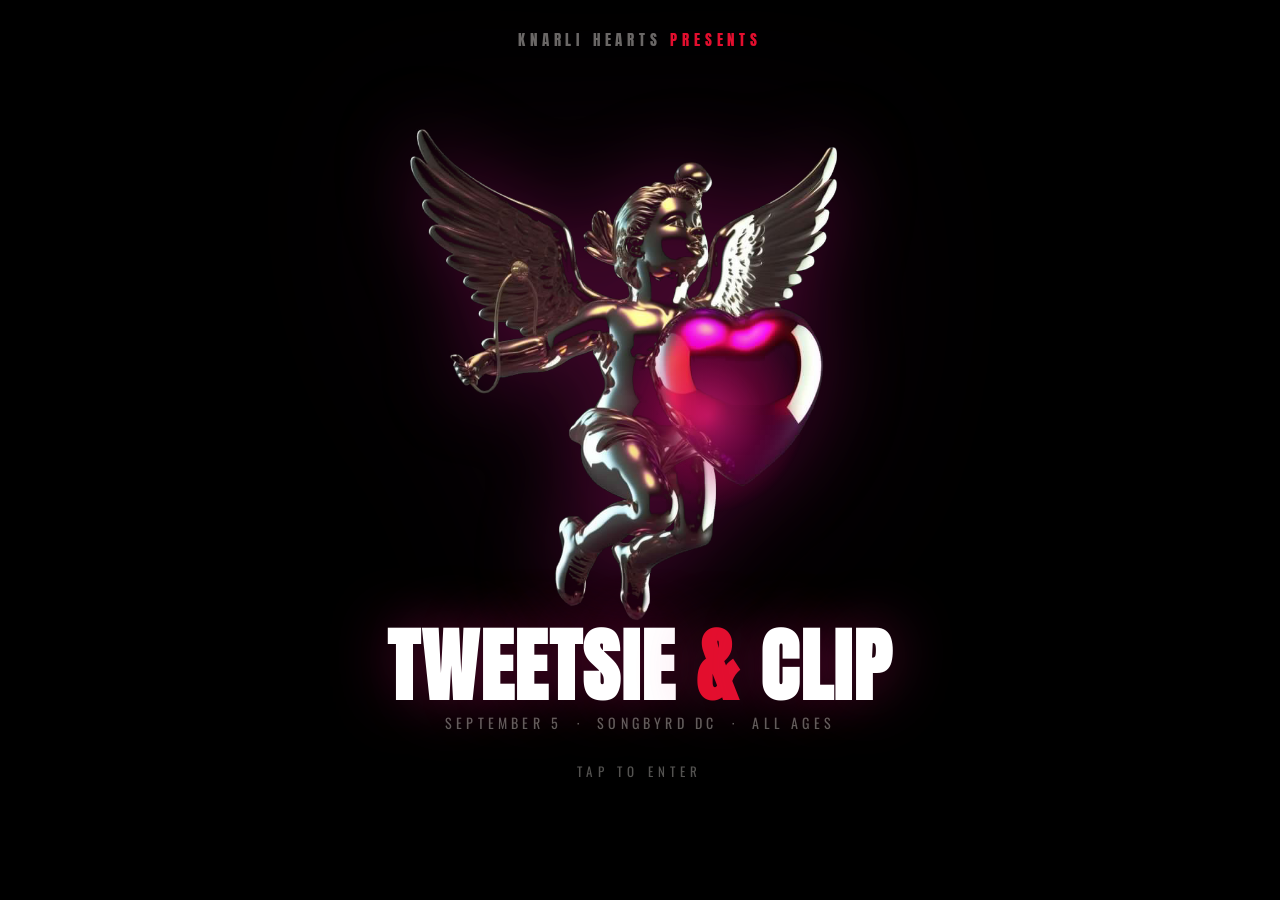
<file: gate-test/index.html>
<!DOCTYPE html>
<html lang="en">
<head>
<meta charset="UTF-8"/>
<meta name="viewport" content="width=device-width, initial-scale=1.0"/>
<title>Knarli Hearts Presents — Sept 5</title>
<link href="https://fonts.googleapis.com/css2?family=Anton&family=Oswald:wght@300;400;600&display=swap" rel="stylesheet">
<style>
  *{ box-sizing:border-box; margin:0; padding:0; }
  html,body{ width:100%; height:100%; overflow:hidden; background:#000; }

  /* ── GATE ── */
  .gate{
    position:fixed; inset:0; z-index:100;
    background:#000;
    display:flex; flex-direction:column;
    align-items:center; justify-content:center;
    cursor:pointer;
    -webkit-tap-highlight-color:transparent;
    transition: opacity .9s cubic-bezier(.4,0,1,1);
  }
  .gate.exit{ opacity:0; pointer-events:none; }

  /* Grain overlay */
  .gate::before{
    content:'';position:absolute;inset:0;pointer-events:none;
    opacity:.055; mix-blend-mode:overlay;
    background-image:url("data:image/svg+xml,%3Csvg xmlns='http://www.w3.org/2000/svg' width='120' height='120'%3E%3Cfilter id='n'%3E%3CfeTurbulence type='fractalNoise' baseFrequency='0.9' numOctaves='2' stitchTiles='stitch'/%3E%3C/filter%3E%3Crect width='100%25' height='100%25' filter='url(%23n)'/%3E%3C/svg%3E");
    animation:grain 1s steps(4) infinite;
  }
  @keyframes grain{
    0%,100%{transform:translate(0,0)}
    25%{transform:translate(-2%,1%)}
    50%{transform:translate(1%,-2%)}
    75%{transform:translate(-1%,2%)}
  }

  /* Top branding */
  .gate__brand{
    font-family:'Anton',sans-serif;
    font-size:clamp(11px,2vw,15px);
    letter-spacing:.32em; text-transform:uppercase;
    color:rgba(236,231,226,.45);
    position:absolute; top:28px; left:50%; transform:translateX(-50%);
    white-space:nowrap;
  }
  .gate__brand span{ color:#e30f2e; }

  /* Cupid image — floats */
  .gate__cupid-wrap{
    position:relative;
    width:min(520px, 88vw);
    animation: float 4.2s ease-in-out infinite;
    filter: drop-shadow(0 0 40px rgba(180,20,120,.35))
            drop-shadow(0 0 90px rgba(180,20,120,.15));
  }
  @keyframes float{
    0%,100%{ transform:translateY(0px) rotate(-.5deg); }
    50%    { transform:translateY(-22px) rotate(.5deg); }
  }
  .gate__cupid{
    width:100%; display:block;
  }

  /* Heart glow pulse on the image — overlay element */
  .gate__heart-glow{
    position:absolute;
    width:38%; padding-bottom:38%;
    top:38%; left:44%;
    border-radius:50%;
    background:radial-gradient(ellipse, rgba(220,30,120,.7) 0%, rgba(180,0,80,.3) 40%, transparent 70%);
    animation:heartbeat 1.6s ease-in-out infinite;
    pointer-events:none;
  }
  @keyframes heartbeat{
    0%,100%{ transform:scale(1);   opacity:.7; }
    25%    { transform:scale(1.18);opacity:1;  }
    40%    { transform:scale(.96); opacity:.7; }
    55%    { transform:scale(1.1); opacity:.9; }
  }

  /* Event info below cupid */
  .gate__event{
    text-align:center;
    margin-top:-8px;
    position:relative; z-index:2;
  }
  .gate__title{
    font-family:'Anton',sans-serif;
    font-size:clamp(38px,9vw,80px);
    line-height:.88; letter-spacing:.02em;
    color:#fff;
    text-shadow: 0 0 60px rgba(220,30,120,.4);
  }
  .gate__title .amp{ color:#e30f2e; }
  .gate__details{
    font-family:'Oswald',sans-serif;
    font-size:clamp(11px,1.8vw,14px);
    letter-spacing:.3em; text-transform:uppercase;
    color:rgba(236,231,226,.4);
    margin-top:10px;
  }

  /* CTA pulse */
  .gate__cta{
    font-family:'Oswald',sans-serif;
    font-size:clamp(10px,1.6vw,13px);
    letter-spacing:.4em; text-transform:uppercase;
    color:rgba(236,231,226,.35);
    margin-top:28px;
    animation:ctablink 2.2s ease-in-out infinite;
  }
  @keyframes ctablink{
    0%,100%{ opacity:.35; }
    50%    { opacity:.9;  }
  }

  /* ── SITE (hidden until gate exits) ── */
  .site{
    position:fixed; inset:0; z-index:1;
    opacity:0; transform:scale(1.04);
    transition: opacity .9s .15s ease, transform .9s .15s cubic-bezier(.16,1,.3,1);
    pointer-events:none;
    background:#060506;
    display:flex; align-items:center; justify-content:center;
  }
  .site.show{
    opacity:1; transform:scale(1);
    pointer-events:auto;
  }
  .site__msg{
    font-family:'Anton',sans-serif;
    font-size:clamp(28px,6vw,52px);
    letter-spacing:.06em; color:#ece7e2;
    text-align:center;
  }
  .site__msg span{ color:#e30f2e; }
</style>
</head>
<body>

<!-- GATE -->
<div class="gate" id="gate">
  <p class="gate__brand">Knarli Hearts <span>Presents</span></p>

  <div class="gate__cupid-wrap">
    <img src="cupid.png" alt="" class="gate__cupid"/>
    <div class="gate__heart-glow"></div>
  </div>

  <div class="gate__event">
    <h1 class="gate__title">TWEETSIE <span class="amp">&amp;</span> CLIP</h1>
    <p class="gate__details">September 5 &nbsp;·&nbsp; Songbyrd DC &nbsp;·&nbsp; All Ages</p>
  </div>

  <p class="gate__cta">Tap to Enter</p>
</div>

<!-- SITE (swap this iframe src with events/index.html when ready to integrate) -->
<div class="site" id="site">
  <p class="site__msg">YOU'RE IN.<br><span>Sept 5 · Songbyrd DC</span></p>
</div>

<script>
  const gate = document.getElementById('gate');
  const site = document.getElementById('site');
  let entered = false;

  function enter() {
    if (entered) return;
    entered = true;
    gate.classList.add('exit');
    site.classList.add('show');
    // When integrating: replace site div with actual page redirect
    // setTimeout(() => window.location.href = '../events/', 600);
  }

  gate.addEventListener('click', enter);
  gate.addEventListener('keydown', e => {
    if (e.key === 'Enter' || e.key === ' ') enter();
  });
</script>
</body>
</html>
</file>
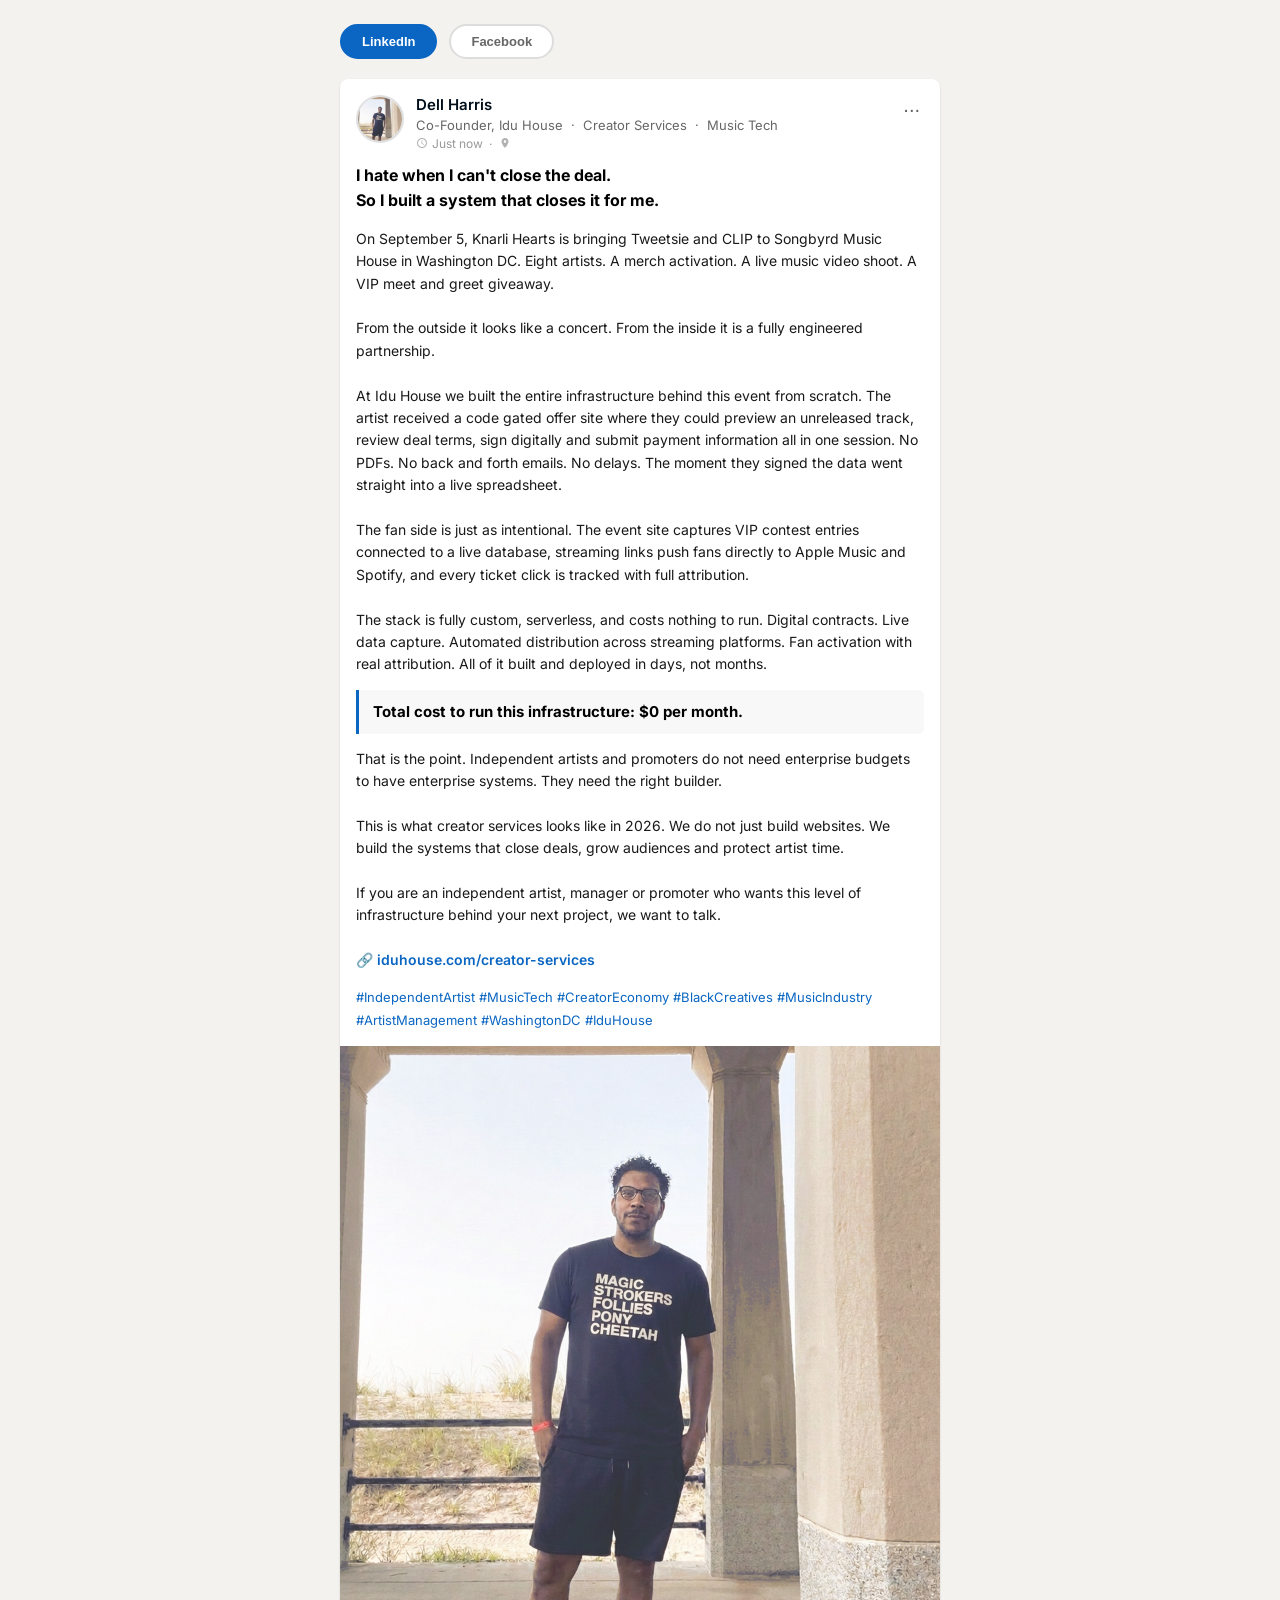
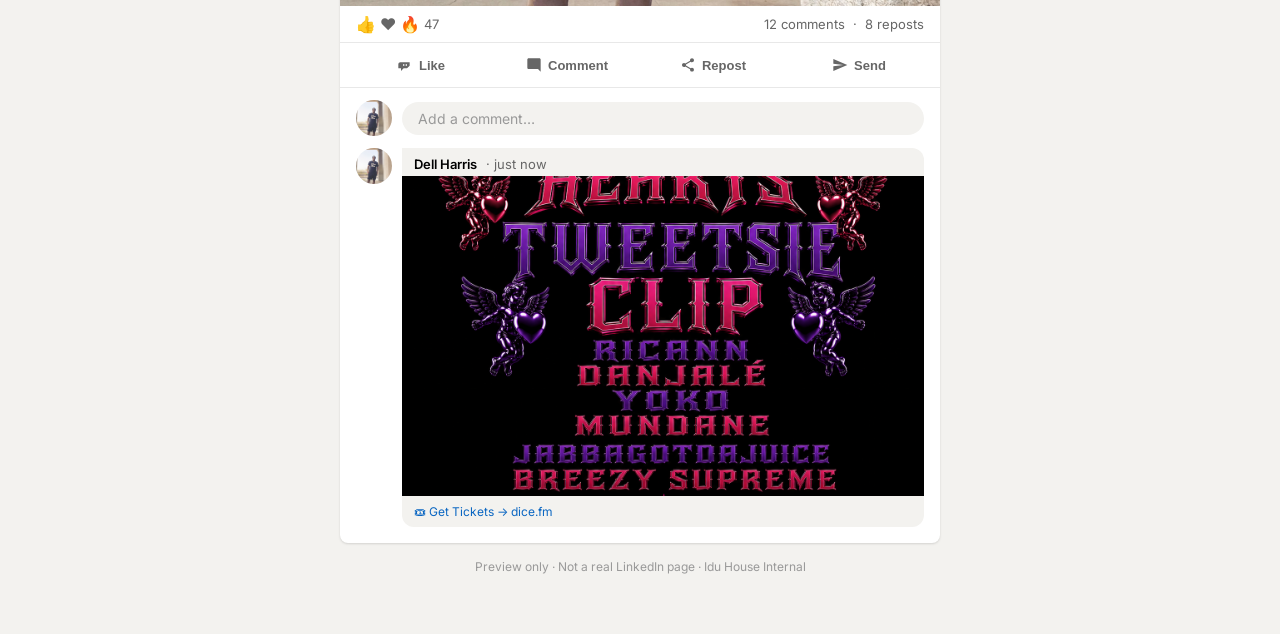
<file: linkedin-preview/index.html>
<!DOCTYPE html>
<html lang="en">
<head>
<meta charset="UTF-8"/>
<meta name="viewport" content="width=device-width, initial-scale=1.0"/>
<title>Dell Harris — LinkedIn Post Preview</title>
<link href="https://fonts.googleapis.com/css2?family=Inter:wght@300;400;500;600;700&display=swap" rel="stylesheet">
<style>
  *{ box-sizing:border-box; margin:0; padding:0; }
  body{
    background:#f3f2ef;
    font-family:'Inter',sans-serif;
    min-height:100vh;
    padding:24px 16px 60px;
  }

  /* ── PLATFORM BAR ── */
  .platform-bar{
    max-width:600px; margin:0 auto 20px;
    display:flex; gap:12px;
  }
  .platform-btn{
    padding:8px 20px; border-radius:50px; border:2px solid transparent;
    font-size:13px; font-weight:600; cursor:pointer;
    transition:all .2s;
  }
  .platform-btn.active-li{
    background:#0a66c2; color:#fff; border-color:#0a66c2;
  }
  .platform-btn.active-fb{
    background:#1877f2; color:#fff; border-color:#1877f2;
  }
  .platform-btn.inactive{
    background:#fff; color:#666; border-color:#ddd;
  }
  .platform-btn.inactive:hover{ border-color:#999; color:#333; }

  /* ── CARD ── */
  .card{
    max-width:600px; margin:0 auto;
    background:#fff;
    border-radius:8px;
    box-shadow:0 1px 3px rgba(0,0,0,.08), 0 1px 2px rgba(0,0,0,.06);
    overflow:hidden;
  }

  /* ── HEADER ── */
  .post-header{
    display:flex; align-items:flex-start; gap:12px;
    padding:16px 16px 0;
  }
  .avatar{
    width:48px; height:48px; border-radius:50%;
    object-fit:cover; flex-shrink:0;
    border:2px solid #e0e0e0;
  }
  .post-meta{ flex:1; }
  .post-name{
    font-size:15px; font-weight:600; color:#000e1a;
    line-height:1.3;
  }
  .post-title{
    font-size:13px; color:#666;
    line-height:1.4; margin-top:1px;
  }
  .post-time{
    font-size:12px; color:#999; margin-top:2px;
    display:flex; align-items:center; gap:4px;
  }
  .post-time svg{ opacity:.5; }
  .more-btn{
    background:none; border:none; cursor:pointer;
    color:#666; font-size:20px; line-height:1;
    padding:4px; flex-shrink:0;
  }

  /* ── BODY ── */
  .post-body{
    padding:12px 16px 14px;
    font-size:14px; color:#191919;
    line-height:1.6;
    white-space:pre-wrap;
  }
  .post-body .hook{
    font-size:16px; font-weight:700; color:#000;
    display:block; margin-bottom:14px;
  }
  .post-body .section-title{
    font-weight:700; display:block; margin-top:14px; margin-bottom:2px;
  }
  .post-body .hashtags{
    color:#0a66c2; margin-top:14px; display:block;
    font-size:13px; line-height:1.8;
  }
  .post-body .cta-link{
    color:#0a66c2; font-weight:600; text-decoration:none;
  }
  .post-body .stat-line{
    background:#f8f8f8; border-left:3px solid #0a66c2;
    padding:10px 14px; margin:14px 0;
    font-weight:700; font-size:15px; color:#000;
    border-radius:0 6px 6px 0;
  }

  /* ── POST IMAGE ── */
  .post-image{
    width:100%; display:block;
    object-fit:cover;
    max-height:560px;
    cursor:pointer;
  }

  /* ── REACTIONS ── */
  .reactions{
    padding:8px 16px;
    display:flex; justify-content:space-between; align-items:center;
    border-bottom:1px solid #e8e8e8;
  }
  .reaction-icons{ display:flex; align-items:center; gap:4px; font-size:13px; color:#666; }
  .reaction-emoji{ font-size:16px; }
  .reaction-count{ font-size:13px; color:#666; }
  .comment-count{ font-size:13px; color:#666; }

  /* ── ACTIONS ── */
  .post-actions{
    display:flex; padding:4px 8px;
    border-bottom:1px solid #e8e8e8;
  }
  .action-btn{
    flex:1; display:flex; align-items:center; justify-content:center;
    gap:6px; padding:10px 8px;
    background:none; border:none; cursor:pointer;
    font-size:13px; font-weight:600; color:#666;
    border-radius:4px; transition:background .15s;
  }
  .action-btn:hover{ background:#f3f2ef; color:#333; }
  .action-btn svg{ flex-shrink:0; }

  /* ── COMMENT BOX ── */
  .comment-area{
    padding:12px 16px;
    display:flex; gap:10px; align-items:center;
  }
  .comment-avatar{
    width:36px; height:36px; border-radius:50%;
    object-fit:cover; flex-shrink:0;
  }
  .comment-input{
    flex:1; background:#f3f2ef; border:none; border-radius:18px;
    padding:8px 16px; font-size:14px; color:#999;
    font-family:'Inter',sans-serif; cursor:text;
    outline:none;
  }

  /* ── FLYER COMMENT ── */
  .flyer-comment{
    padding:0 16px 16px;
    display:flex; gap:10px;
  }
  .flyer-avatar{
    width:36px; height:36px; border-radius:50%;
    object-fit:cover; flex-shrink:0; align-self:flex-start;
  }
  .flyer-bubble{
    flex:1; background:#f3f2ef;
    border-radius:0 12px 12px 12px;
    overflow:hidden;
  }
  .flyer-bubble-header{
    padding:8px 12px 4px;
    font-size:13px; font-weight:600; color:#000;
  }
  .flyer-bubble-header span{
    font-weight:400; color:#666; margin-left:6px;
  }
  .flyer-img{
    width:100%; display:block;
    max-height:320px; object-fit:cover;
  }
  .flyer-link{
    display:block; padding:8px 12px;
    font-size:12px; color:#0a66c2; text-decoration:none;
  }

  /* ── FB MODE ── */
  body.fb-mode{ background:#f0f2f5; }
  body.fb-mode .card{ border-radius:12px; }
  body.fb-mode .post-name{ color:#050505; }
  body.fb-mode .post-body .hashtags{ color:#1877f2; }
  body.fb-mode .post-body .cta-link{ color:#1877f2; }
  body.fb-mode .post-body .stat-line{ border-color:#1877f2; }
  body.fb-mode .action-btn:hover{ background:#e4e6eb; }
  body.fb-mode .comment-input{ background:#e4e6eb; }
  body.fb-mode .flyer-bubble{ background:#e4e6eb; }

  /* ── FOOTER ── */
  .preview-note{
    max-width:600px; margin:16px auto 0;
    font-size:12px; color:#999; text-align:center;
  }
</style>
</head>
<body>

<!-- Platform toggle -->
<div class="platform-bar">
  <button class="platform-btn active-li" id="liBtn" onclick="setMode('li')">LinkedIn</button>
  <button class="platform-btn inactive" id="fbBtn" onclick="setMode('fb')">Facebook</button>
</div>

<!-- Post card -->
<div class="card">

  <!-- Header -->
  <div class="post-header">
    <img src="dell.jpg" alt="Dell Harris" class="avatar"/>
    <div class="post-meta">
      <div class="post-name">Dell Harris</div>
      <div class="post-title">Co-Founder, Idu House &nbsp;·&nbsp; Creator Services &nbsp;·&nbsp; Music Tech</div>
      <div class="post-time">
        <svg width="12" height="12" viewBox="0 0 24 24" fill="#666"><path d="M12 2C6.48 2 2 6.48 2 12s4.48 10 10 10 10-4.48 10-10S17.52 2 12 2zm0 18c-4.41 0-8-3.59-8-8s3.59-8 8-8 8 3.59 8 8-3.59 8-8 8zm.5-13H11v6l5.25 3.15.75-1.23-4.5-2.67V7z"/></svg>
        Just now &nbsp;·&nbsp;
        <svg width="12" height="12" viewBox="0 0 24 24" fill="#666"><path d="M12 2C8.13 2 5 5.13 5 9c0 5.25 7 13 7 13s7-7.75 7-13c0-3.87-3.13-7-7-7zm0 9.5c-1.38 0-2.5-1.12-2.5-2.5s1.12-2.5 2.5-2.5 2.5 1.12 2.5 2.5-1.12 2.5-2.5 2.5z"/></svg>
      </div>
    </div>
    <button class="more-btn">···</button>
  </div>

  <!-- Post text -->
  <div class="post-body"><span class="hook">I hate when I can't close the deal.
So I built a system that closes it for me.</span>On September 5, Knarli Hearts is bringing Tweetsie and CLIP to Songbyrd Music House in Washington DC. Eight artists. A merch activation. A live music video shoot. A VIP meet and greet giveaway.

From the outside it looks like a concert. From the inside it is a fully engineered partnership.

At Idu House we built the entire infrastructure behind this event from scratch. The artist received a code gated offer site where they could preview an unreleased track, review deal terms, sign digitally and submit payment information all in one session. No PDFs. No back and forth emails. No delays. The moment they signed the data went straight into a live spreadsheet.

The fan side is just as intentional. The event site captures VIP contest entries connected to a live database, streaming links push fans directly to Apple Music and Spotify, and every ticket click is tracked with full attribution.

The stack is fully custom, serverless, and costs nothing to run. Digital contracts. Live data capture. Automated distribution across streaming platforms. Fan activation with real attribution. All of it built and deployed in days, not months.
<div class="stat-line">Total cost to run this infrastructure: $0 per month.</div>That is the point. Independent artists and promoters do not need enterprise budgets to have enterprise systems. They need the right builder.

This is what creator services looks like in 2026. We do not just build websites. We build the systems that close deals, grow audiences and protect artist time.

If you are an independent artist, manager or promoter who wants this level of infrastructure behind your next project, we want to talk.

🔗 <a href="https://www.iduhouse.com/creator-services" class="cta-link" target="_blank">iduhouse.com/creator-services</a>
<span class="hashtags">#IndependentArtist #MusicTech #CreatorEconomy #BlackCreatives #MusicIndustry #ArtistManagement #WashingtonDC #IduHouse</span></div>

  <!-- Post photo -->
  <img src="dell.jpg" alt="Dell Harris" class="post-image"/>

  <!-- Reactions -->
  <div class="reactions">
    <div class="reaction-icons">
      <span class="reaction-emoji">👍</span>
      <span class="reaction-emoji">❤️</span>
      <span class="reaction-emoji">🔥</span>
      <span class="reaction-count">47</span>
    </div>
    <div class="comment-count">12 comments &nbsp;·&nbsp; 8 reposts</div>
  </div>

  <!-- Action buttons -->
  <div class="post-actions">
    <button class="action-btn">
      <svg width="16" height="16" viewBox="0 0 24 24" fill="currentColor"><path d="M19 8H5c-1.66 0-3 1.34-3 3v6h4v4l4-4h5l4-4V8zm-8 5H9v-2h2v2zm4 0h-2v-2h2v2z"/></svg>
      Like
    </button>
    <button class="action-btn">
      <svg width="16" height="16" viewBox="0 0 24 24" fill="currentColor"><path d="M21.99 4c0-1.1-.89-2-1.99-2H4c-1.1 0-2 .9-2 2v12c0 1.1.9 2 2 2h14l4 4-.01-18z"/></svg>
      Comment
    </button>
    <button class="action-btn">
      <svg width="16" height="16" viewBox="0 0 24 24" fill="currentColor"><path d="M18 16.08c-.76 0-1.44.3-1.96.77L8.91 12.7c.05-.23.09-.46.09-.7s-.04-.47-.09-.7l7.05-4.11c.54.5 1.25.81 2.04.81 1.66 0 3-1.34 3-3s-1.34-3-3-3-3 1.34-3 3c0 .24.04.47.09.7L8.04 9.81C7.5 9.31 6.79 9 6 9c-1.66 0-3 1.34-3 3s1.34 3 3 3c.79 0 1.5-.31 2.04-.81l7.12 4.16c-.05.21-.08.43-.08.65 0 1.61 1.31 2.92 2.92 2.92s2.92-1.31 2.92-2.92-1.31-2.92-2.92-2.92z"/></svg>
      Repost
    </button>
    <button class="action-btn">
      <svg width="16" height="16" viewBox="0 0 24 24" fill="currentColor"><path d="M2.01 21L23 12 2.01 3 2 10l15 2-15 2z"/></svg>
      Send
    </button>
  </div>

  <!-- Comment input -->
  <div class="comment-area">
    <img src="dell.jpg" alt="" class="comment-avatar"/>
    <div class="comment-input">Add a comment…</div>
  </div>

  <!-- Flyer as first comment -->
  <div class="flyer-comment">
    <img src="dell.jpg" alt="" class="flyer-avatar"/>
    <div class="flyer-bubble">
      <div class="flyer-bubble-header">Dell Harris <span>· just now</span></div>
      <img src="lineup.png" alt="Knarli Hearts Full Lineup" class="flyer-img"/>
      <a href="https://dice.fm/partner/tickets/event/7dxla9-knarli-hearts-x-livemixtapes-x-moreparties-dc-presents-knarli-bash-ft-tweetsie-5th-sep-songbyrd-washington-dc-tickets?dice_id=10097306&dice_channel=web&dice_tags=organic" target="_blank" class="flyer-link">🎟 Get Tickets → dice.fm</a>
    </div>
  </div>

</div>

<p class="preview-note">Preview only · Not a real LinkedIn page · Idu House Internal</p>

<script>
function setMode(mode){
  const body = document.body;
  const liBtn = document.getElementById('liBtn');
  const fbBtn = document.getElementById('fbBtn');
  if(mode === 'fb'){
    body.classList.add('fb-mode');
    liBtn.className = 'platform-btn inactive';
    fbBtn.className = 'platform-btn active-fb';
  } else {
    body.classList.remove('fb-mode');
    liBtn.className = 'platform-btn active-li';
    fbBtn.className = 'platform-btn inactive';
  }
}
</script>
</body>
</html>
</file>
